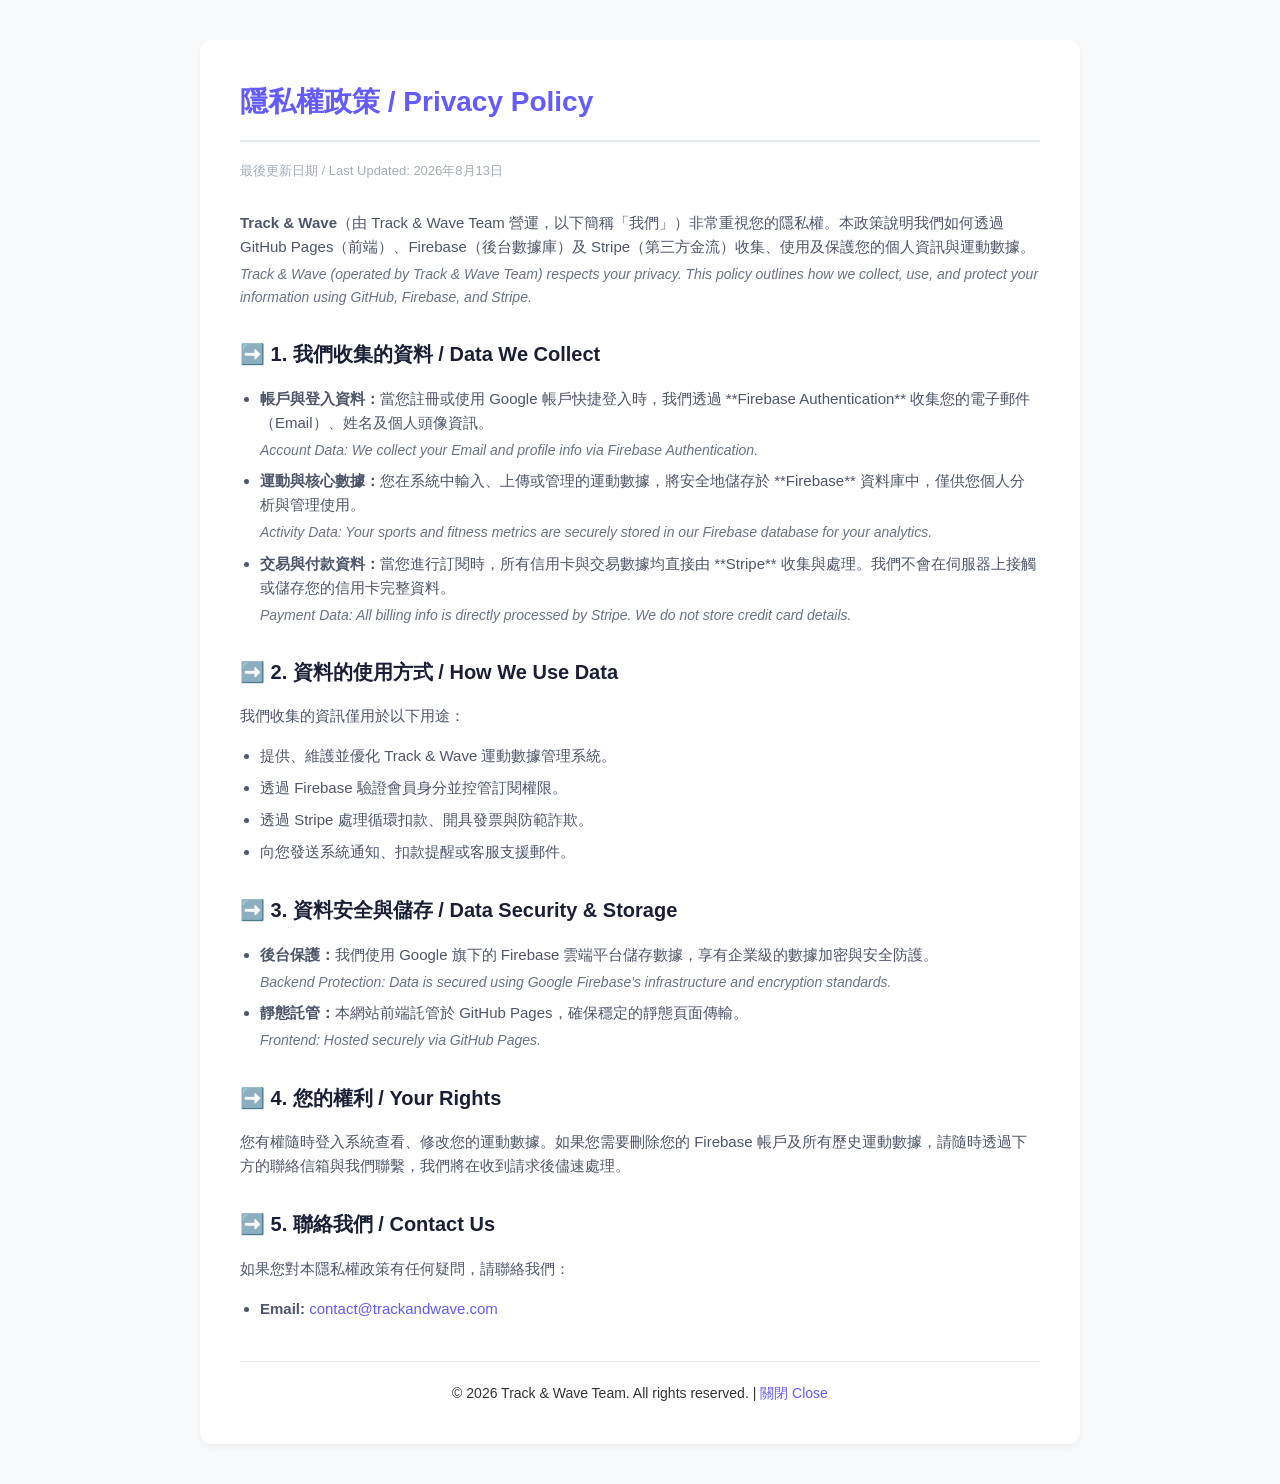
<file: privacy.html>
<!DOCTYPE html>
<html lang="zh-Hant">
<head>
    <meta charset="UTF-8">

    <!-- 1. 標準 SVG Favicon（加上 ?v=1 避開快取） -->
    <link rel="icon" type="image/svg+xml" href="/favicon.svg?v=1">

    <!-- 2. 備用 PNG / ICO 格式（建議準備一份 32x32 的 PNG 或 ICO） -->
    <link rel="alternate icon" type="image/png" href="/favicon_180x180.png?v=1">

    <!-- 3. iOS / Apple 裝置專用圖示（加書籤或分頁卡片時會讀取這張） -->
    <link rel="apple-touch-icon" sizes="180x180" href="/favicon_180x180.png?v=1">
    
    <meta name="viewport" content="width=device-width, initial-scale=1.0">
    <title>隱私權政策 | Track & Wave</title>
    <style>
        :root { --primary-color: #635bff; --text-color: #333333; --bg-color: #f8f9fa; --card-bg: #ffffff; --border-color: #e6ebf1; }
        body { font-family: -apple-system, BlinkMacSystemFont, "Segoe UI", Roboto, sans-serif; line-height: 1.6; color: var(--text-color); background-color: var(--bg-color); margin: 0; padding: 40px 20px; }
        .container { max-width: 800px; margin: 0 auto; background: var(--card-bg); padding: 40px; border-radius: 12px; box-shadow: 0 4px 6px rgba(50, 50, 93, 0.05); }
        h1 { color: var(--primary-color); border-bottom: 2px solid var(--border-color); padding-bottom: 15px; font-size: 28px; margin-top: 0; }
        h2 { font-size: 20px; color: #1a1f36; margin-top: 30px; }
        p, li { font-size: 15px; color: #4f566b; }
        ul { padding-left: 20px; }
        li { margin-bottom: 8px; }
        .meta-date { font-size: 13px; color: #a3acb9; margin-bottom: 30px; }
        .lang-en { color: #697386; font-style: italic; display: block; margin-top: 4px; font-size: 14px; }
        .footer-link { margin-top: 40px; padding-top: 20px; border-top: 1px solid var(--border-color); text-align: center; font-size: 14px; }
        a { color: var(--primary-color); text-decoration: none; cursor: pointer; }
        a:hover { text-decoration: underline; }
    </style>
</head>
<body>
<div class="container">
    <h1>隱私權政策 / Privacy Policy</h1>
    <div class="meta-date">最後更新日期 / Last Updated: 2026年8月13日</div>

    <p>
        <strong>Track & Wave</strong>（由 Track & Wave Team 營運，以下簡稱「我們」）非常重視您的隱私權。本政策說明我們如何透過 GitHub Pages（前端）、Firebase（後台數據庫）及 Stripe（第三方金流）收集、使用及保護您的個人資訊與運動數據。
        <span class="lang-en">Track & Wave (operated by Track & Wave Team) respects your privacy. This policy outlines how we collect, use, and protect your information using GitHub, Firebase, and Stripe.</span>
    </p>

    <h2>➡️ 1. 我們收集的資料 / Data We Collect</h2>
    <ul>
        <li><strong>帳戶與登入資料：</strong>當您註冊或使用 Google 帳戶快捷登入時，我們透過 **Firebase Authentication** 收集您的電子郵件（Email）、姓名及個人頭像資訊。<span class="lang-en">Account Data: We collect your Email and profile info via Firebase Authentication.</span></li>
        <li><strong>運動與核心數據：</strong>您在系統中輸入、上傳或管理的運動數據，將安全地儲存於 **Firebase** 資料庫中，僅供您個人分析與管理使用。<span class="lang-en">Activity Data: Your sports and fitness metrics are securely stored in our Firebase database for your analytics.</span></li>
        <li><strong>交易與付款資料：</strong>當您進行訂閱時，所有信用卡與交易數據均直接由 **Stripe** 收集與處理。我們不會在伺服器上接觸或儲存您的信用卡完整資料。<span class="lang-en">Payment Data: All billing info is directly processed by Stripe. We do not store credit card details.</span></li>
    </ul>

    <h2>➡️ 2. 資料的使用方式 / How We Use Data</h2>
    <p>我們收集的資訊僅用於以下用途：</p>
    <ul>
        <li>提供、維護並優化 Track & Wave 運動數據管理系統。</li>
        <li>透過 Firebase 驗證會員身分並控管訂閱權限。</li>
        <li>透過 Stripe 處理循環扣款、開具發票與防範詐欺。</li>
        <li>向您發送系統通知、扣款提醒或客服支援郵件。</li>
    </ul>

    <h2>➡️ 3. 資料安全與儲存 / Data Security & Storage</h2>
    <ul>
        <li><strong>後台保護：</strong>我們使用 Google 旗下的 Firebase 雲端平台儲存數據，享有企業級的數據加密與安全防護。<span class="lang-en">Backend Protection: Data is secured using Google Firebase's infrastructure and encryption standards.</span></li>
        <li><strong>靜態託管：</strong>本網站前端託管於 GitHub Pages，確保穩定的靜態頁面傳輸。<span class="lang-en">Frontend: Hosted securely via GitHub Pages.</span></li>
    </ul>

    <h2>➡️ 4. 您的權利 / Your Rights</h2>
    <p>您有權隨時登入系統查看、修改您的運動數據。如果您需要刪除您的 Firebase 帳戶及所有歷史運動數據，請隨時透過下方的聯絡信箱與我們聯繫，我們將在收到請求後儘速處理。</p>

    <h2>➡️ 5. 聯絡我們 / Contact Us</h2>
    <p>如果您對本隱私權政策有任何疑問，請聯絡我們：</p>
    <ul>
        <li><strong>Email:</strong> <a href="mailto:contact@trackandwave.com">contact@trackandwave.com</a></li>
    </ul>

    <div class="footer-link">
        &copy; 2026 Track & Wave Team. All rights reserved. | <a href="javascript:history.back()">關閉 Close</a>
    </div>
</div>
</body>
</html>
</file>
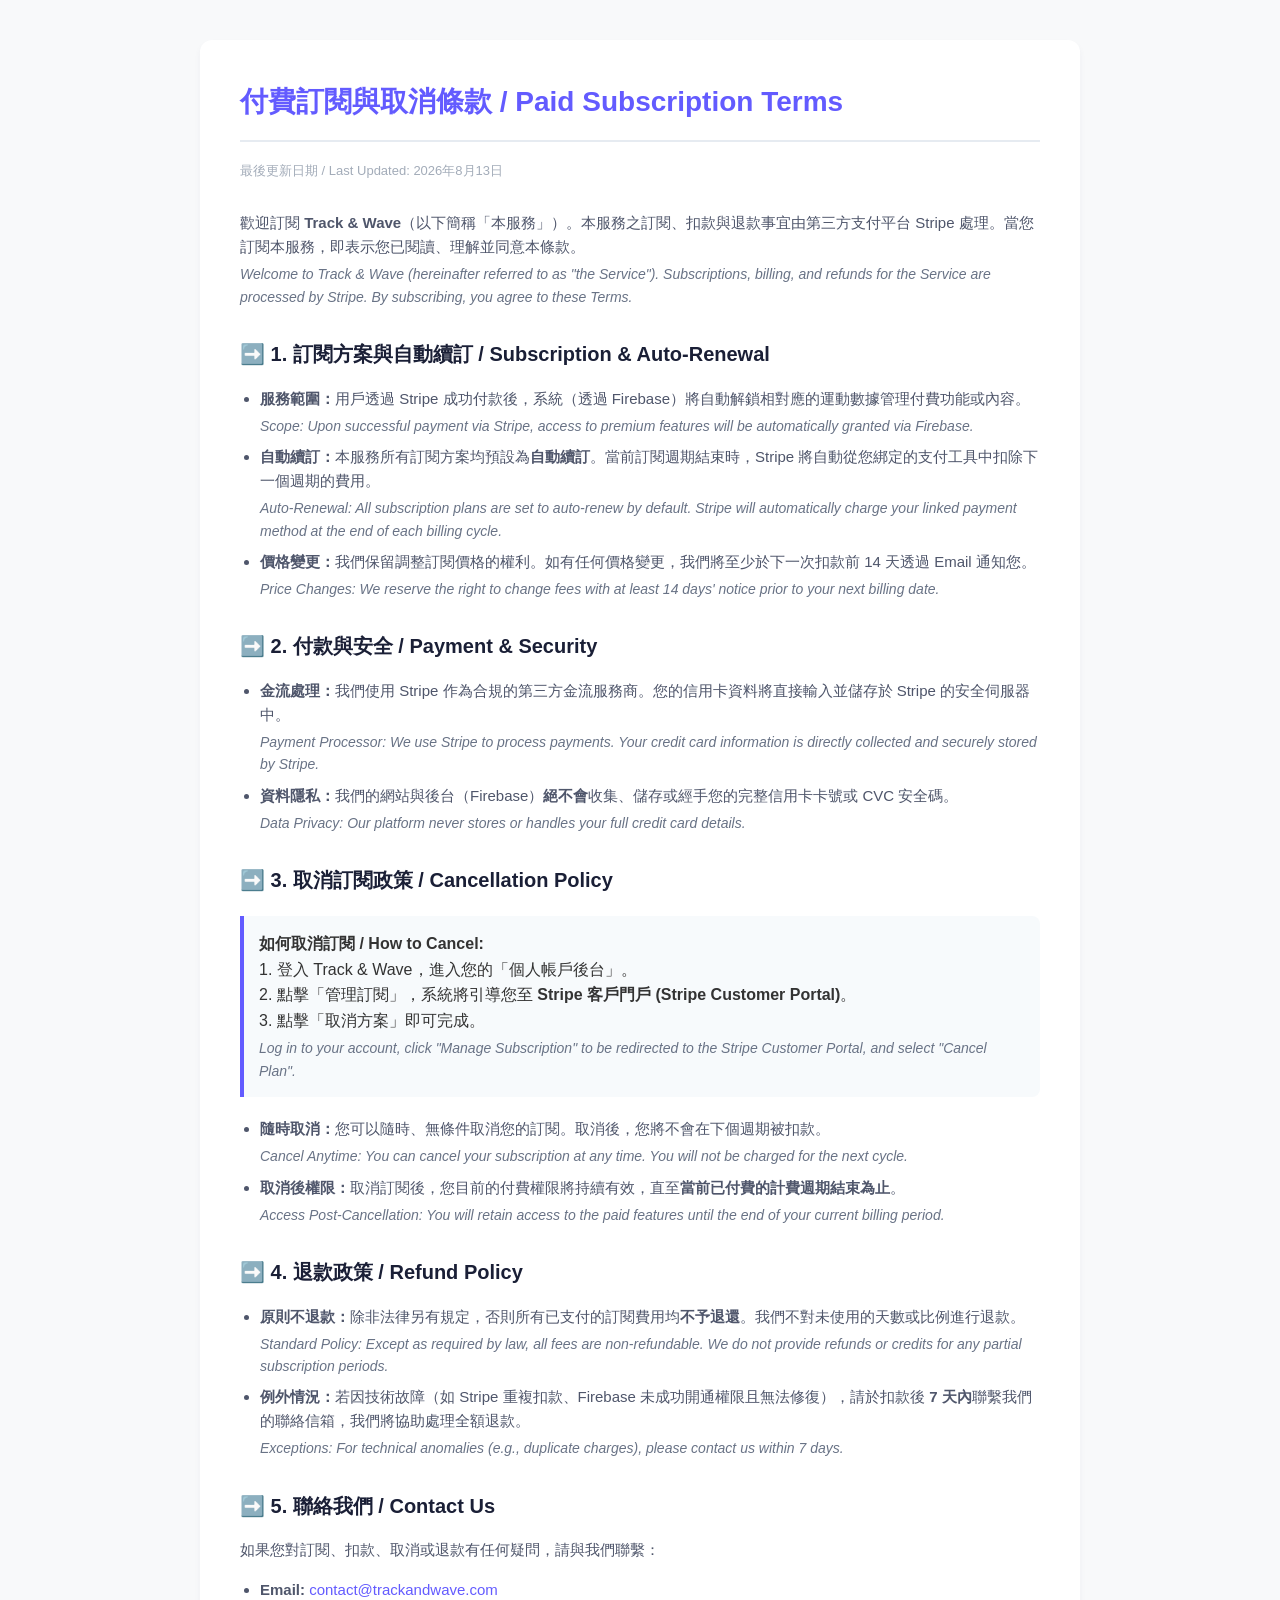
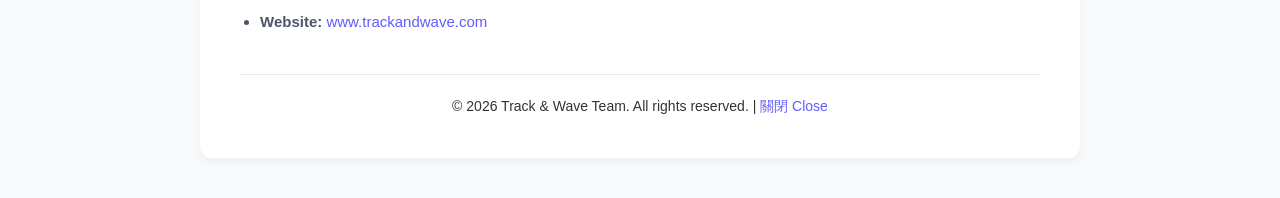
<file: terms.html>
<!DOCTYPE html>
<html lang="zh-Hant">
<head>
    <meta charset="UTF-8">

    <!-- 1. 標準 SVG Favicon（加上 ?v=1 避開快取） -->
    <link rel="icon" type="image/svg+xml" href="/favicon.svg?v=1">

    <!-- 2. 備用 PNG / ICO 格式（建議準備一份 32x32 的 PNG 或 ICO） -->
    <link rel="alternate icon" type="image/png" href="/favicon_180x180.png?v=1">

    <!-- 3. iOS / Apple 裝置專用圖示（加書籤或分頁卡片時會讀取這張） -->
    <link rel="apple-touch-icon" sizes="180x180" href="/favicon_180x180.png?v=1">
    
    <meta name="viewport" content="width=device-width, initial-scale=1.0">
    <title>付費訂閱與取消條款 | Track & Wave</title>
    <style>
        :root { --primary-color: #635bff; --text-color: #333333; --bg-color: #f8f9fa; --card-bg: #ffffff; --border-color: #e6ebf1; }
        body { font-family: -apple-system, BlinkMacSystemFont, "Segoe UI", Roboto, sans-serif; line-height: 1.6; color: var(--text-color); background-color: var(--bg-color); margin: 0; padding: 40px 20px; }
        .container { max-width: 800px; margin: 0 auto; background: var(--card-bg); padding: 40px; border-radius: 12px; box-shadow: 0 4px 6px rgba(50, 50, 93, 0.05); }
        h1 { color: var(--primary-color); border-bottom: 2px solid var(--border-color); padding-bottom: 15px; font-size: 28px; margin-top: 0; }
        h2 { font-size: 20px; color: #1a1f36; margin-top: 30px; }
        p, li { font-size: 15px; color: #4f566b; }
        ul { padding-left: 20px; }
        li { margin-bottom: 8px; }
        .meta-date { font-size: 13px; color: #a3acb9; margin-bottom: 30px; }
        .lang-en { color: #697386; font-style: italic; display: block; margin-top: 4px; font-size: 14px; }
        .highlight { background-color: #f7fafc; border-left: 4px solid var(--primary-color); padding: 15px; margin: 20px 0; border-radius: 0 8px 8px 0; }
        .footer-link { margin-top: 40px; padding-top: 20px; border-top: 1px solid var(--border-color); text-align: center; font-size: 14px; }
        a { color: var(--primary-color); text-decoration: none; cursor: pointer; }
        a:hover { text-decoration: underline; }
    </style>
</head>
<body>
<div class="container">
    <h1>付費訂閱與取消條款 / Paid Subscription Terms</h1>
    <div class="meta-date">最後更新日期 / Last Updated: 2026年8月13日</div>

    <p>
        歡迎訂閱 <strong>Track & Wave</strong>（以下簡稱「本服務」）。本服務之訂閱、扣款與退款事宜由第三方支付平台 Stripe 處理。當您訂閱本服務，即表示您已閱讀、理解並同意本條款。
        <span class="lang-en">Welcome to Track & Wave (hereinafter referred to as "the Service"). Subscriptions, billing, and refunds for the Service are processed by Stripe. By subscribing, you agree to these Terms.</span>
    </p>

    <h2>➡️ 1. 訂閱方案與自動續訂 / Subscription & Auto-Renewal</h2>
    <ul>
        <li><strong>服務範圍：</strong>用戶透過 Stripe 成功付款後，系統（透過 Firebase）將自動解鎖相對應的運動數據管理付費功能或內容。<span class="lang-en">Scope: Upon successful payment via Stripe, access to premium features will be automatically granted via Firebase.</span></li>
        <li><strong>自動續訂：</strong>本服務所有訂閱方案均預設為<strong>自動續訂</strong>。當前訂閱週期結束時，Stripe 將自動從您綁定的支付工具中扣除下一個週期的費用。<span class="lang-en">Auto-Renewal: All subscription plans are set to auto-renew by default. Stripe will automatically charge your linked payment method at the end of each billing cycle.</span></li>
        <li><strong>價格變更：</strong>我們保留調整訂閱價格的權利。如有任何價格變更，我們將至少於下一次扣款前 14 天透過 Email 通知您。<span class="lang-en">Price Changes: We reserve the right to change fees with at least 14 days' notice prior to your next billing date.</span></li>
    </ul>

    <h2>➡️ 2. 付款與安全 / Payment & Security</h2>
    <ul>
        <li><strong>金流處理：</strong>我們使用 Stripe 作為合規的第三方金流服務商。您的信用卡資料將直接輸入並儲存於 Stripe 的安全伺服器中。<span class="lang-en">Payment Processor: We use Stripe to process payments. Your credit card information is directly collected and securely stored by Stripe.</span></li>
        <li><strong>資料隱私：</strong>我們的網站與後台（Firebase）<strong>絕不會</strong>收集、儲存或經手您的完整信用卡卡號或 CVC 安全碼。<span class="lang-en">Data Privacy: Our platform never stores or handles your full credit card details.</span></li>
    </ul>

    <h2>➡️ 3. 取消訂閱政策 / Cancellation Policy</h2>
    <div class="highlight">
        <strong>如何取消訂閱 / How to Cancel:</strong><br>
        1. 登入 Track & Wave，進入您的「個人帳戶後台」。<br>
        2. 點擊「管理訂閱」，系統將引導您至 <strong>Stripe 客戶門戶 (Stripe Customer Portal)</strong>。<br>
        3. 點擊「取消方案」即可完成。<br>
        <span class="lang-en">Log in to your account, click "Manage Subscription" to be redirected to the Stripe Customer Portal, and select "Cancel Plan".</span>
    </div>
    <ul>
        <li><strong>隨時取消：</strong>您可以隨時、無條件取消您的訂閱。取消後，您將不會在下個週期被扣款。<span class="lang-en">Cancel Anytime: You can cancel your subscription at any time. You will not be charged for the next cycle.</span></li>
        <li><strong>取消後權限：</strong>取消訂閱後，您目前的付費權限將持續有效，直至<strong>當前已付費的計費週期結束為止</strong>。<span class="lang-en">Access Post-Cancellation: You will retain access to the paid features until the end of your current billing period.</span></li>
    </ul>

    <h2>➡️ 4. 退款政策 / Refund Policy</h2>
    <ul>
        <li><strong>原則不退款：</strong>除非法律另有規定，否則所有已支付的訂閱費用均<strong>不予退還</strong>。我們不對未使用的天數或比例進行退款。<span class="lang-en">Standard Policy: Except as required by law, all fees are non-refundable. We do not provide refunds or credits for any partial subscription periods.</span></li>
        <li><strong>例外情況：</strong>若因技術故障（如 Stripe 重複扣款、Firebase 未成功開通權限且無法修復），請於扣款後 <strong>7 天內</strong>聯繫我們的聯絡信箱，我們將協助處理全額退款。<span class="lang-en">Exceptions: For technical anomalies (e.g., duplicate charges), please contact us within 7 days.</span></li>
    </ul>

    <h2>➡️ 5. 聯絡我們 / Contact Us</h2>
    <p>如果您對訂閱、扣款、取消或退款有任何疑問，請與我們聯繫：</p>
    <ul>
        <li><strong>Email:</strong> <a href="mailto:contact@trackandwave.com">contact@trackandwave.com</a></li>
        <li><strong>Website:</strong> <a href="https://trackandwave.com" target="_blank">www.trackandwave.com</a></li>
    </ul>

    <div class="footer-link">
        &copy; 2026 Track & Wave Team. All rights reserved. | <a href="javascript:history.back()">關閉 Close</a>
    </div>
</div>
</body>
</html>
</file>
